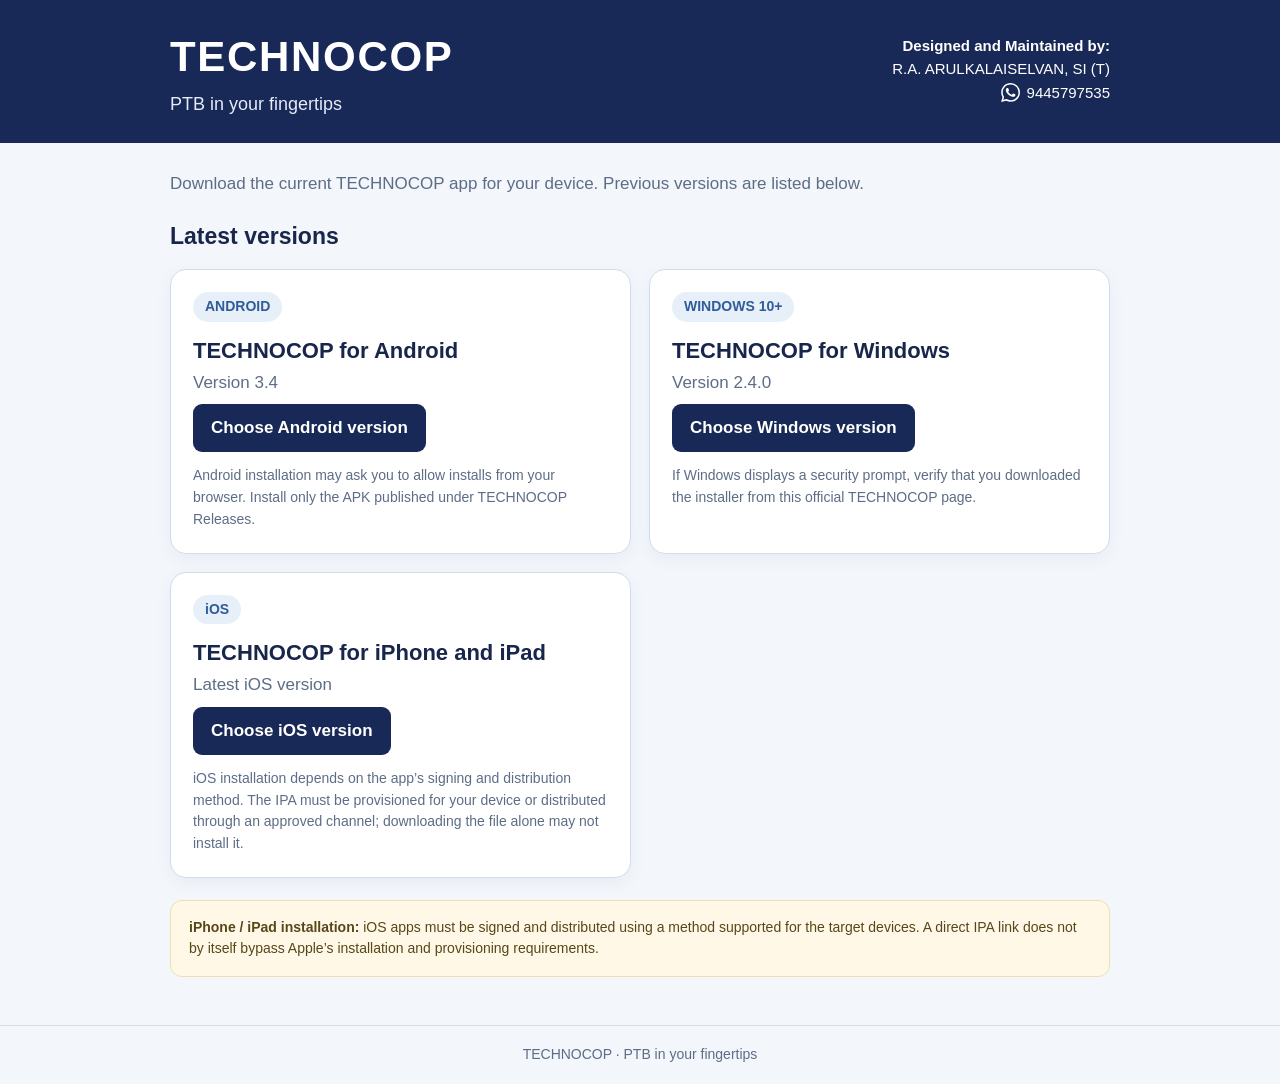
<file: index.html>
<!doctype html>
<html lang="en">
<head>
  <meta charset="utf-8">
  <meta name="viewport" content="width=device-width, initial-scale=1">
  <meta name="theme-color" content="#192957">
  <meta name="description" content="Download the latest TECHNOCOP applications and view previous releases.">
  <title>TECHNOCOP Downloads</title>
  <style>
    :root{color-scheme:light;--navy:#192957;--blue:#315c9a;--pale:#e7eff8;--ink:#18264b;--muted:#5d6d86;--line:#d2ddeb;--white:#fff}
    *{box-sizing:border-box}
    body{margin:0;background:#f3f6fb;color:var(--ink);font:17px/1.55 "Segoe UI",Arial,sans-serif}
    .top{background:var(--navy);color:#fff;padding:24px 20px}
    .wrap{width:min(940px,100% - 32px);margin:auto}
    .top-inner{display:flex;justify-content:space-between;align-items:center;gap:20px}
    .brand{font-size:clamp(28px,5vw,42px);font-weight:750;letter-spacing:.04em;margin:0}
    .tagline{font-size:18px;color:#e4ecf8;margin:2px 0 0}
    .top-contact{text-align:right;color:#fff;font-size:15px;line-height:1.4}
    .top-contact strong,.top-contact .contact-name{display:block}
    .top-contact .contact-name{margin-top:2px}
    .top-contact a{color:#fff;text-decoration:none}
    .top-contact a:hover{text-decoration:underline}
    .top-whatsapp{display:inline-flex;align-items:center;justify-content:flex-end;gap:7px;margin-top:3px}
    .top-whatsapp svg{width:19px;height:19px;fill:currentColor;flex:none}
    main{padding:28px 0 48px}
    .intro{margin:0 0 22px;color:var(--muted)}
    .section-head{display:flex;flex-wrap:wrap;justify-content:space-between;align-items:baseline;gap:10px;margin:0 0 14px}
    .section-title{font-size:23px;margin:0}
    .total-summary{font-size:14px;font-weight:600;color:var(--muted);margin:0}
    .grid{display:grid;grid-template-columns:repeat(auto-fit,minmax(min(100%,330px),1fr));gap:18px}
    .card{background:var(--white);border:1px solid var(--line);border-radius:16px;padding:22px;box-shadow:0 5px 18px #1929570c}
    .platform{display:inline-block;background:var(--pale);color:var(--blue);font-weight:700;border-radius:999px;padding:4px 12px;font-size:14px}
    .card h3{font-size:22px;margin:12px 0 2px}
    .version{color:var(--muted);margin:0 0 8px}
    .live-row{margin:0 0 16px;min-height:0}
    .live-row:empty{display:none}
    .live-count{display:inline-flex;align-items:center;gap:6px;background:var(--pale);color:var(--blue);font-size:13.5px;font-weight:700;padding:4px 11px;border-radius:999px}
    .live-count svg{width:14px;height:14px;fill:currentColor;flex:none}
    .button{display:inline-flex;align-items:center;justify-content:center;background:var(--navy);color:white;text-decoration:none;font-weight:700;padding:11px 18px;border-radius:9px;min-height:46px}
    .button:hover{background:#29477e}
    .subtle{font-size:14px;color:var(--muted);margin:13px 0 0}
    .history{margin-top:30px}
    .history-card{padding:8px 20px}
    .release{display:flex;justify-content:space-between;gap:16px;align-items:center;padding:14px 0;border-bottom:1px solid var(--line)}
    .release:last-child{border:0}
    .release strong{display:block}
    .release span{font-size:14px;color:var(--muted)}
    .text-link{color:var(--blue);font-weight:700;white-space:nowrap}
    .notice{margin-top:22px;padding:16px 18px;border-radius:12px;background:#fff8e7;border:1px solid #f0dfae;color:#574719;font-size:14px}
    footer{text-align:center;padding:18px;color:var(--muted);font-size:14px;border-top:1px solid var(--line)}
    @media(max-width:520px){.release{align-items:flex-start;flex-direction:column;gap:6px}.top-inner{align-items:flex-start;flex-direction:column}.top-contact{text-align:left}}
  </style>
</head>
<body>
  <header class="top">
    <div class="wrap top-inner">
      <div><h1 class="brand">TECHNOCOP</h1><p class="tagline">PTB in your fingertips</p></div>
      <div class="top-contact"><strong>Designed and Maintained by:</strong><span class="contact-name">R.A. ARULKALAISELVAN, SI (T)</span><a class="top-whatsapp" href="https://wa.me/919445797535" target="_blank" rel="noopener noreferrer" aria-label="WhatsApp 9445797535"><svg viewBox="0 0 24 24" aria-hidden="true"><path d="M20.52 3.48A11.8 11.8 0 0 0 12.12 0C5.58 0 .26 5.32.26 11.86c0 2.09.55 4.13 1.59 5.92L.16 24l6.37-1.67a11.9 11.9 0 0 0 5.59 1.42h.01c6.54 0 11.86-5.32 11.86-11.86a11.8 11.8 0 0 0-3.47-8.41ZM12.13 21.7h-.01a9.9 9.9 0 0 1-5.04-1.38l-.36-.21-3.78.99 1.01-3.69-.23-.38a9.83 9.83 0 0 1-1.51-5.17c0-5.46 4.45-9.9 9.92-9.9a9.84 9.84 0 0 1 7.01 2.9 9.84 9.84 0 0 1 2.9 7c0 5.47-4.45 9.92-9.91 9.92Zm5.44-7.42c-.3-.15-1.77-.87-2.05-.97-.28-.1-.47-.15-.67.15-.2.3-.77.97-.95 1.17-.17.2-.35.22-.65.07-.3-.15-1.26-.46-2.4-1.48-.89-.8-1.49-1.78-1.66-2.08-.18-.3-.02-.46.13-.61.13-.13.3-.35.45-.52.15-.18.2-.3.3-.5.1-.2.05-.38-.03-.53-.07-.15-.67-1.62-.92-2.22-.24-.58-.48-.5-.66-.51h-.56c-.2 0-.52.07-.8.37-.27.3-1.04 1.02-1.04 2.49s1.07 2.89 1.22 3.09c.15.2 2.1 3.2 5.1 4.49.71.3 1.27.49 1.7.63.72.23 1.37.2 1.88.12.58-.09 1.77-.72 2.02-1.42.25-.7.25-1.3.18-1.42-.08-.13-.28-.2-.58-.35Z"/></svg><span>9445797535</span></a></div>
    </div>
  </header>
  <main class="wrap">
    <p class="intro">Download the current TECHNOCOP app for your device. Previous versions are listed below.</p>
    <div class="section-head">
      <h2 class="section-title">Latest versions</h2>
      <p class="total-summary" id="total-downloads"></p>
    </div>
    <div class="grid">
      <article class="card" data-platform="android">
        <span class="platform">ANDROID</span>
        <h3>TECHNOCOP for Android</h3>
        <p class="version" data-version>Version 3.4</p>
        <div class="live-row" data-live-row></div>
        <a class="button" href="android.html">Choose Android version</a>
        <p class="subtle">Android installation may ask you to allow installs from your browser. Install only the APK published under TECHNOCOP Releases.</p>
      </article>
      <article class="card" data-platform="windows">
        <span class="platform">WINDOWS 10+</span>
        <h3>TECHNOCOP for Windows</h3>
        <p class="version" data-version>Version 2.4.0</p>
        <div class="live-row" data-live-row></div>
        <a class="button" href="windows.html">Choose Windows version</a>
        <p class="subtle">If Windows displays a security prompt, verify that you downloaded the installer from this official TECHNOCOP page.</p>
      </article>
      <article class="card" data-platform="ios">
        <span class="platform">iOS</span>
        <h3>TECHNOCOP for iPhone and iPad</h3>
        <p class="version" data-version>Latest iOS version</p>
        <div class="live-row" data-live-row></div>
        <a class="button" href="ios.html">Choose iOS version</a>
        <p class="subtle">iOS installation depends on the app’s signing and distribution method. The IPA must be provisioned for your device or distributed through an approved channel; downloading the file alone may not install it.</p>
      </article>
    </div>

    <aside class="notice"><strong>iPhone / iPad installation:</strong> iOS apps must be signed and distributed using a method supported for the target devices. A direct IPA link does not by itself bypass Apple’s installation and provisioning requirements.</aside>
  </main>
  <footer>TECHNOCOP · PTB in your fingertips</footer>
  <script>
    (function () {
      const extMap = { android: ".apk", windows: ".exe", ios: ".ipa" };
      const fmt = n => `${Number(n || 0).toLocaleString()} download${Number(n || 0) === 1 ? "" : "s"}`;
      const iconSvg = `<svg viewBox="0 0 24 24" aria-hidden="true"><path d="M12 3a1 1 0 0 1 1 1v9.59l2.3-2.3a1 1 0 1 1 1.4 1.42l-4 4a1 1 0 0 1-1.4 0l-4-4a1 1 0 1 1 1.4-1.42l2.3 2.3V4a1 1 0 0 1 1-1Zm-7 14a1 1 0 0 1 1 1v1h12v-1a1 1 0 1 1 2 0v2a1 1 0 0 1-1 1H5a1 1 0 0 1-1-1v-2a1 1 0 0 1 1-1Z"/></svg>`;

      fetch("https://api.github.com/repos/ptbcoitcell/TECHNOCOP-Downloads/releases?per_page=100", {
        cache: "no-store",
        headers: { Accept: "application/vnd.github+json" }
      })
        .then(r => (r.ok ? r.json() : Promise.reject()))
        .then(releases => {
          const sorted = [...releases].sort((a, b) => new Date(b.published_at || b.created_at) - new Date(a.published_at || a.created_at));
          let grandTotal = 0;

          Object.entries(extMap).forEach(([key, ext]) => {
            const card = document.querySelector(`.card[data-platform="${key}"]`);
            if (!card) return;
            const entries = sorted
              .map(rel => ({ rel, assets: (rel.assets || []).filter(a => a.name.toLowerCase().endsWith(ext)) }))
              .filter(e => e.assets.length);
            if (!entries.length) return;

            const latest = entries[0];
            const latestCount = latest.assets.reduce((s, a) => s + Number(a.download_count || 0), 0);
            const platformCount = entries.reduce((s, e) => s + e.assets.reduce((aSum, a) => aSum + Number(a.download_count || 0), 0), 0);
            grandTotal += platformCount;

            const versionEl = card.querySelector("[data-version]");
            if (versionEl) {
              const rawVer = latest.rel.name || latest.rel.tag_name || "";
              const cleanVer = rawVer.replace(/^(?:TECHNOCOP\s+)?(?:iOS|Windows|Android)?[-\s]*v?/i, "").trim();
              if (cleanVer) versionEl.textContent = `Version ${cleanVer}`;
            }

            const rowEl = card.querySelector("[data-live-row]");
            if (rowEl) {
              const label = platformCount > latestCount
                ? `${fmt(latestCount)} (latest) · ${fmt(platformCount)} total`
                : fmt(platformCount);
              rowEl.innerHTML = `<span class="live-count">${iconSvg}<span></span></span>`;
              rowEl.querySelector("span > span").textContent = label;
            }
          });

          const totalEl = document.querySelector("#total-downloads");
          if (totalEl && grandTotal > 0) {
            totalEl.textContent = `Total downloads: ${Number(grandTotal).toLocaleString()}`;
          }
        })
        .catch(() => {});
    })();
  </script>
</body>
</html>
</file>
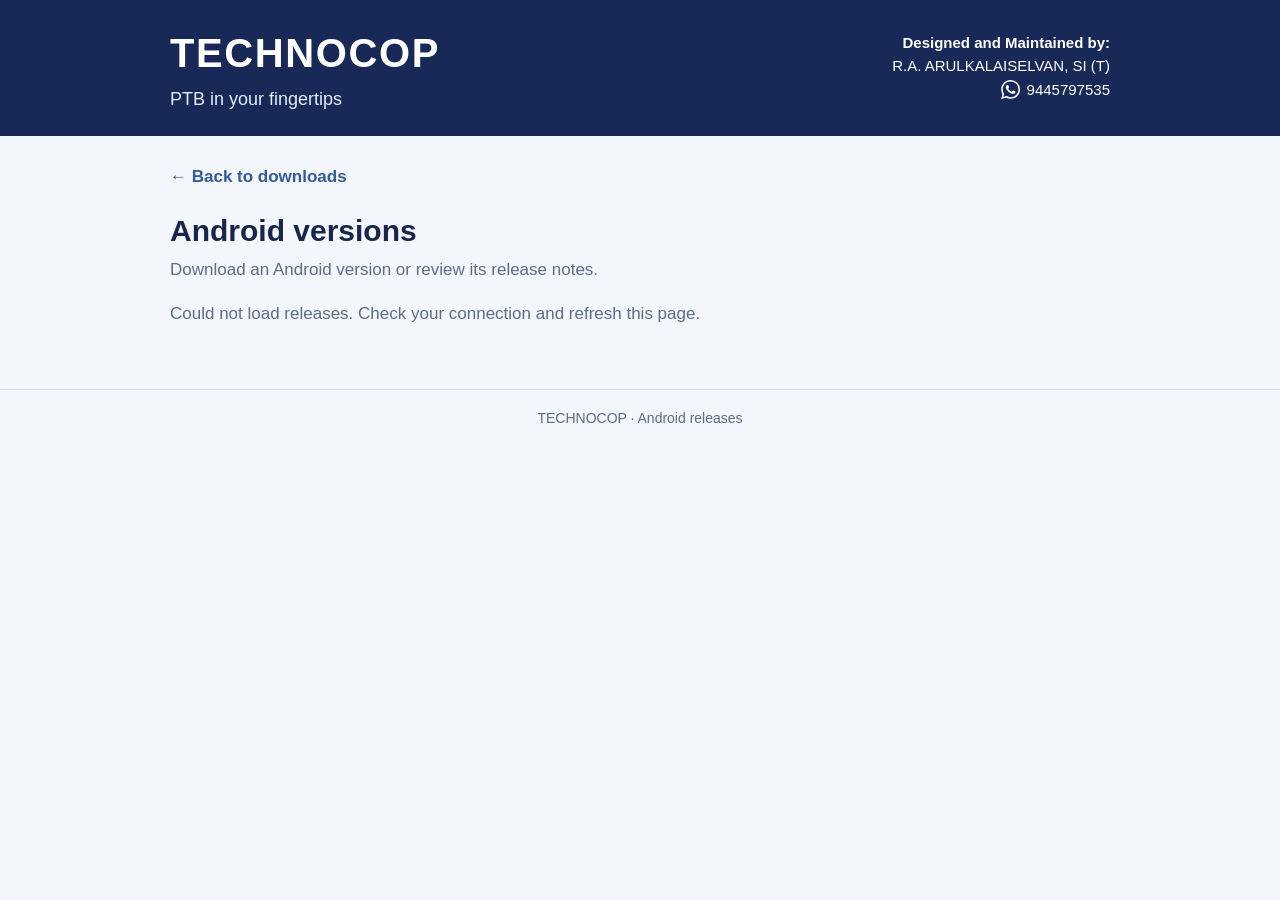
<file: android.html>
<!doctype html>
<html lang="en"><head><meta charset="utf-8"><meta name="viewport" content="width=device-width, initial-scale=1"><meta name="theme-color" content="#192957"><title>TECHNOCOP Android Releases</title><link rel="stylesheet" href="platform-page.css?v=3"><script src="releases.js?v=3" defer></script></head>
<body data-platform="android"><header class="top"><div class="wrap top-inner"><div><p class="brand">TECHNOCOP</p><p class="tagline">PTB in your fingertips</p></div><div class="top-contact"><strong>Designed and Maintained by:</strong><span class="contact-name">R.A. ARULKALAISELVAN, SI (T)</span><a class="top-whatsapp" href="https://wa.me/919445797535" target="_blank" rel="noopener noreferrer" aria-label="WhatsApp 9445797535"><svg viewBox="0 0 24 24" aria-hidden="true"><path d="M20.52 3.48A11.8 11.8 0 0 0 12.12 0C5.58 0 .26 5.32.26 11.86c0 2.09.55 4.13 1.59 5.92L.16 24l6.37-1.67a11.9 11.9 0 0 0 5.59 1.42h.01c6.54 0 11.86-5.32 11.86-11.86a11.8 11.8 0 0 0-3.47-8.41ZM12.13 21.7h-.01a9.9 9.9 0 0 1-5.04-1.38l-.36-.21-3.78.99 1.01-3.69-.23-.38a9.83 9.83 0 0 1-1.51-5.17c0-5.46 4.45-9.9 9.92-9.9a9.84 9.84 0 0 1 7.01 2.9 9.84 9.84 0 0 1 2.9 7c0 5.47-4.45 9.92-9.91 9.92Zm5.44-7.42c-.3-.15-1.77-.87-2.05-.97-.28-.1-.47-.15-.67.15-.2.3-.77.97-.95 1.17-.17.2-.35.22-.65.07-.3-.15-1.26-.46-2.4-1.48-.89-.8-1.49-1.78-1.66-2.08-.18-.3-.02-.46.13-.61.13-.13.3-.35.45-.52.15-.18.2-.3.3-.5.1-.2.05-.38-.03-.53-.07-.15-.67-1.62-.92-2.22-.24-.58-.48-.5-.66-.51h-.56c-.2 0-.52.07-.8.37-.27.3-1.04 1.02-1.04 2.49s1.07 2.89 1.22 3.09c.15.2 2.1 3.2 5.1 4.49.71.3 1.27.49 1.7.63.72.23 1.37.2 1.88.12.58-.09 1.77-.72 2.02-1.42.25-.7.25-1.3.18-1.42-.08-.13-.28-.2-.58-.35Z"/></svg><span>9445797535</span></a></div></div></header><main class="wrap"><a class="back" href="index.html">← Back to downloads</a><h1>Android versions</h1><p class="intro">Download an Android version or review its release notes.</p><p class="status" id="release-status">Loading Android releases…</p><div id="release-list"></div></main><footer>TECHNOCOP · Android releases</footer></body></html>
</file>
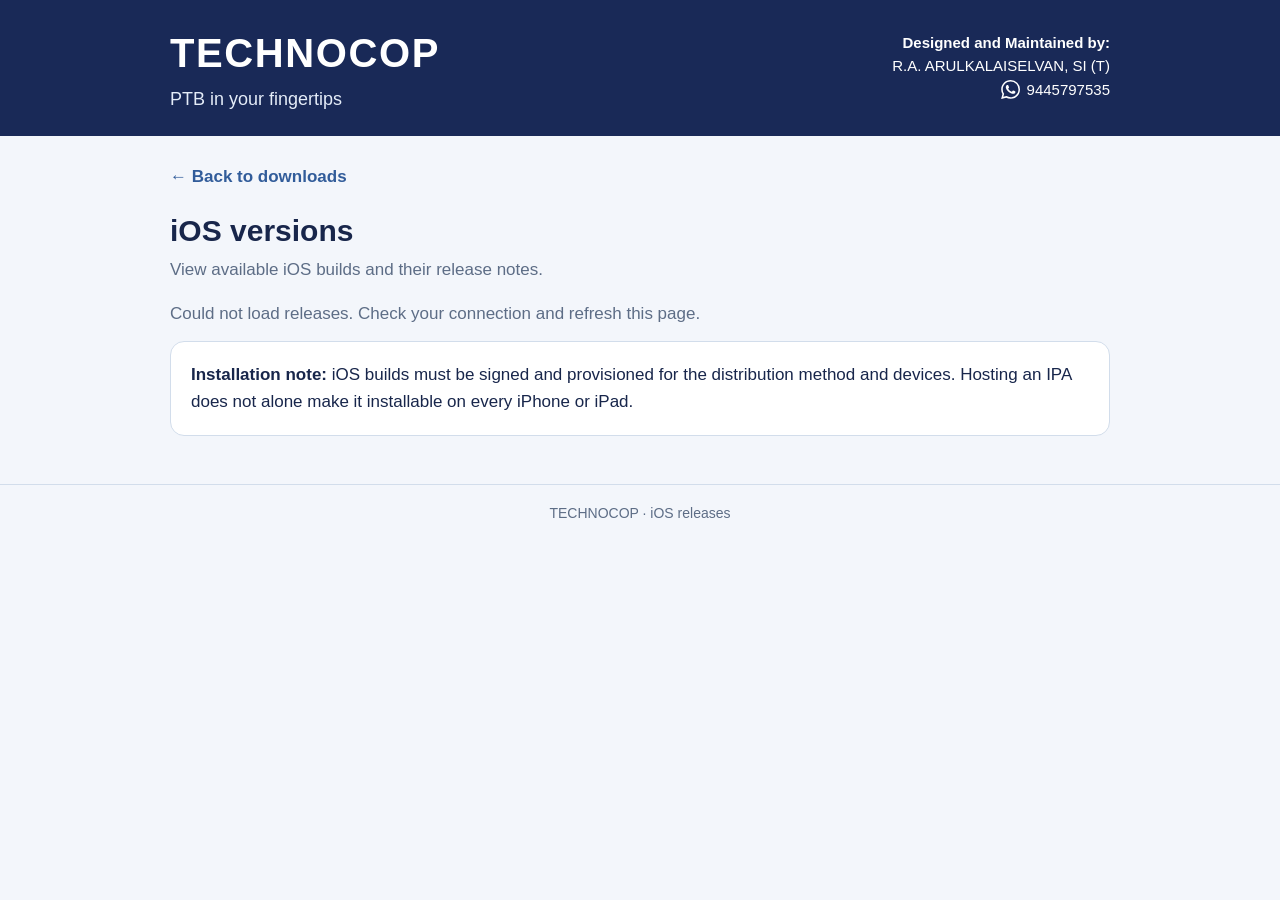
<file: ios.html>
<!doctype html>
<html lang="en"><head><meta charset="utf-8"><meta name="viewport" content="width=device-width, initial-scale=1"><meta name="theme-color" content="#192957"><title>TECHNOCOP iOS Releases</title><link rel="stylesheet" href="platform-page.css?v=3"><script src="releases.js?v=3" defer></script></head>
<body data-platform="ios"><header class="top"><div class="wrap top-inner"><div><p class="brand">TECHNOCOP</p><p class="tagline">PTB in your fingertips</p></div><div class="top-contact"><strong>Designed and Maintained by:</strong><span class="contact-name">R.A. ARULKALAISELVAN, SI (T)</span><a class="top-whatsapp" href="https://wa.me/919445797535" target="_blank" rel="noopener noreferrer" aria-label="WhatsApp 9445797535"><svg viewBox="0 0 24 24" aria-hidden="true"><path d="M20.52 3.48A11.8 11.8 0 0 0 12.12 0C5.58 0 .26 5.32.26 11.86c0 2.09.55 4.13 1.59 5.92L.16 24l6.37-1.67a11.9 11.9 0 0 0 5.59 1.42h.01c6.54 0 11.86-5.32 11.86-11.86a11.8 11.8 0 0 0-3.47-8.41ZM12.13 21.7h-.01a9.9 9.9 0 0 1-5.04-1.38l-.36-.21-3.78.99 1.01-3.69-.23-.38a9.83 9.83 0 0 1-1.51-5.17c0-5.46 4.45-9.9 9.92-9.9a9.84 9.84 0 0 1 7.01 2.9 9.84 9.84 0 0 1 2.9 7c0 5.47-4.45 9.92-9.91 9.92Zm5.44-7.42c-.3-.15-1.77-.87-2.05-.97-.28-.1-.47-.15-.67.15-.2.3-.77.97-.95 1.17-.17.2-.35.22-.65.07-.3-.15-1.26-.46-2.4-1.48-.89-.8-1.49-1.78-1.66-2.08-.18-.3-.02-.46.13-.61.13-.13.3-.35.45-.52.15-.18.2-.3.3-.5.1-.2.05-.38-.03-.53-.07-.15-.67-1.62-.92-2.22-.24-.58-.48-.5-.66-.51h-.56c-.2 0-.52.07-.8.37-.27.3-1.04 1.02-1.04 2.49s1.07 2.89 1.22 3.09c.15.2 2.1 3.2 5.1 4.49.71.3 1.27.49 1.7.63.72.23 1.37.2 1.88.12.58-.09 1.77-.72 2.02-1.42.25-.7.25-1.3.18-1.42-.08-.13-.28-.2-.58-.35Z"/></svg><span>9445797535</span></a></div></div></header><main class="wrap"><a class="back" href="index.html">← Back to downloads</a><h1>iOS versions</h1><p class="intro">View available iOS builds and their release notes.</p><p class="status" id="release-status">Loading iOS releases…</p><div id="release-list"></div><aside class="empty"><strong>Installation note:</strong> iOS builds must be signed and provisioned for the distribution method and devices. Hosting an IPA does not alone make it installable on every iPhone or iPad.</aside></main><footer>TECHNOCOP · iOS releases</footer></body></html>
</file>
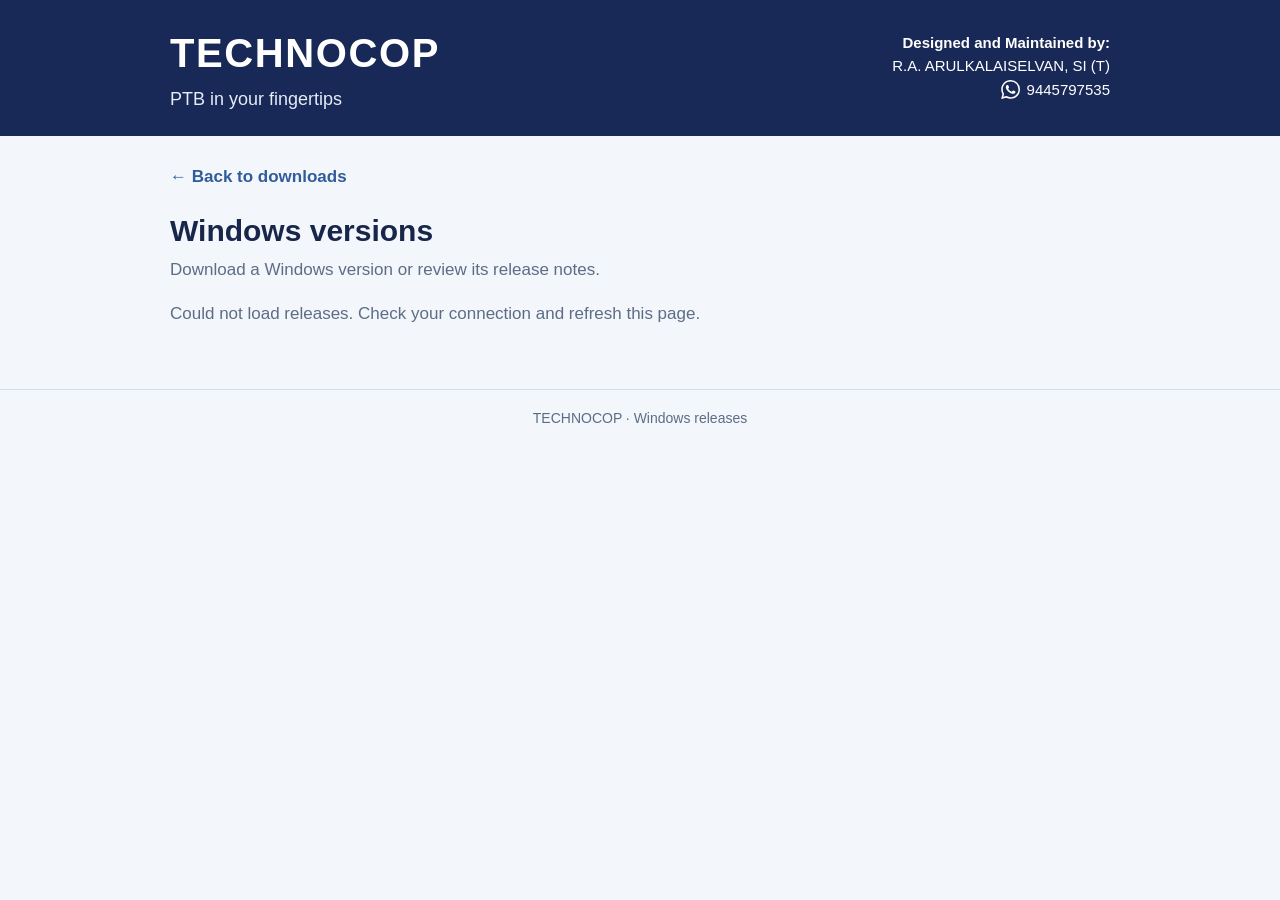
<file: windows.html>
<!doctype html>
<html lang="en"><head><meta charset="utf-8"><meta name="viewport" content="width=device-width, initial-scale=1"><meta name="theme-color" content="#192957"><title>TECHNOCOP Windows Releases</title><link rel="stylesheet" href="platform-page.css?v=3"><script src="releases.js?v=3" defer></script></head>
<body data-platform="windows"><header class="top"><div class="wrap top-inner"><div><p class="brand">TECHNOCOP</p><p class="tagline">PTB in your fingertips</p></div><div class="top-contact"><strong>Designed and Maintained by:</strong><span class="contact-name">R.A. ARULKALAISELVAN, SI (T)</span><a class="top-whatsapp" href="https://wa.me/919445797535" target="_blank" rel="noopener noreferrer" aria-label="WhatsApp 9445797535"><svg viewBox="0 0 24 24" aria-hidden="true"><path d="M20.52 3.48A11.8 11.8 0 0 0 12.12 0C5.58 0 .26 5.32.26 11.86c0 2.09.55 4.13 1.59 5.92L.16 24l6.37-1.67a11.9 11.9 0 0 0 5.59 1.42h.01c6.54 0 11.86-5.32 11.86-11.86a11.8 11.8 0 0 0-3.47-8.41ZM12.13 21.7h-.01a9.9 9.9 0 0 1-5.04-1.38l-.36-.21-3.78.99 1.01-3.69-.23-.38a9.83 9.83 0 0 1-1.51-5.17c0-5.46 4.45-9.9 9.92-9.9a9.84 9.84 0 0 1 7.01 2.9 9.84 9.84 0 0 1 2.9 7c0 5.47-4.45 9.92-9.91 9.92Zm5.44-7.42c-.3-.15-1.77-.87-2.05-.97-.28-.1-.47-.15-.67.15-.2.3-.77.97-.95 1.17-.17.2-.35.22-.65.07-.3-.15-1.26-.46-2.4-1.48-.89-.8-1.49-1.78-1.66-2.08-.18-.3-.02-.46.13-.61.13-.13.3-.35.45-.52.15-.18.2-.3.3-.5.1-.2.05-.38-.03-.53-.07-.15-.67-1.62-.92-2.22-.24-.58-.48-.5-.66-.51h-.56c-.2 0-.52.07-.8.37-.27.3-1.04 1.02-1.04 2.49s1.07 2.89 1.22 3.09c.15.2 2.1 3.2 5.1 4.49.71.3 1.27.49 1.7.63.72.23 1.37.2 1.88.12.58-.09 1.77-.72 2.02-1.42.25-.7.25-1.3.18-1.42-.08-.13-.28-.2-.58-.35Z"/></svg><span>9445797535</span></a></div></div></header><main class="wrap"><a class="back" href="index.html">← Back to downloads</a><h1>Windows versions</h1><p class="intro">Download a Windows version or review its release notes.</p><p class="status" id="release-status">Loading Windows releases…</p><div id="release-list"></div></main><footer>TECHNOCOP · Windows releases</footer></body></html>
</file>
<file: platform-page.css>
:root{color-scheme:light;--navy:#192957;--blue:#315c9a;--pale:#e7eff8;--ink:#18264b;--muted:#5d6d86;--line:#d2ddeb;--white:#fff}
*{box-sizing:border-box}
body{margin:0;background:#f3f6fb;color:var(--ink);font:17px/1.55 "Segoe UI",Arial,sans-serif}
.top{background:var(--navy);color:#fff;padding:22px 20px}
.wrap{width:min(940px,100% - 32px);margin:auto}
.top-inner{display:flex;justify-content:space-between;align-items:center;gap:20px}
.brand{font-size:clamp(28px,5vw,40px);font-weight:750;letter-spacing:.04em;margin:0}
.tagline{font-size:18px;color:#e4ecf8;margin:2px 0 0}
.top-contact{text-align:right;color:#fff;font-size:15px;line-height:1.4}
.top-contact strong,.top-contact .contact-name{display:block}
.top-contact .contact-name{margin-top:2px}
.top-contact a{color:#fff;text-decoration:none}
.top-contact a:hover{text-decoration:underline}
.top-whatsapp{display:inline-flex;align-items:center;justify-content:flex-end;gap:7px;margin-top:3px}
.top-whatsapp svg{width:19px;height:19px;fill:currentColor;flex:none}
main{padding:28px 0 48px}
.back{color:var(--blue);font-weight:700;text-decoration:none}
h1{font-size:30px;margin:18px 0 2px}
.intro,.status,.date,.tag{color:var(--muted)}
.intro{margin:0 0 18px}
.status{margin:0 0 14px}
.release-card{background:var(--white);border:1px solid var(--line);border-radius:15px;padding:20px;margin:14px 0;box-shadow:0 5px 18px #1929570c}
.release-head{display:flex;justify-content:space-between;align-items:flex-start;gap:14px}
.release-head>div{display:flex;align-items:center;gap:12px}
.release-head h2{font-size:21px;margin:0}
.platform{display:inline-block;background:var(--pale);color:var(--blue);font-weight:700;border-radius:999px;padding:4px 12px;font-size:13px}
.date,.tag{font-size:14px}
.tag{margin:6px 0 10px}
.notes{margin:10px 0 16px;overflow-wrap:anywhere}
.notes a{color:var(--blue);text-decoration:underline;font-weight:600}
.button{display:inline-flex;align-items:center;justify-content:center;background:var(--navy);color:#fff;text-decoration:none;font-weight:700;padding:10px 15px;border-radius:9px;min-height:44px;overflow-wrap:anywhere}
.button:hover{background:#29477e}
.asset-list{display:flex;flex-wrap:wrap;gap:14px}
.asset-item{display:flex;flex-direction:column;align-items:flex-start;gap:6px}
.asset-meta{display:flex;flex-wrap:wrap;align-items:center;gap:8px;margin:0;font-size:14px;color:var(--muted)}
.download-badge{display:inline-flex;align-items:center;gap:5px;background:var(--pale);color:var(--blue);font-weight:700;border-radius:999px;padding:3px 10px;font-size:13px}
.download-badge svg{width:14px;height:14px;fill:currentColor;flex:none}
.empty{background:#fff;border:1px solid var(--line);border-radius:14px;padding:20px}
footer{text-align:center;padding:18px;color:var(--muted);font-size:14px;border-top:1px solid var(--line)}
@media(max-width:560px){.release-head{display:block}.date{display:block;margin-top:8px}.top-inner{align-items:flex-start;flex-direction:column}.top-contact{text-align:left}}
</file>
